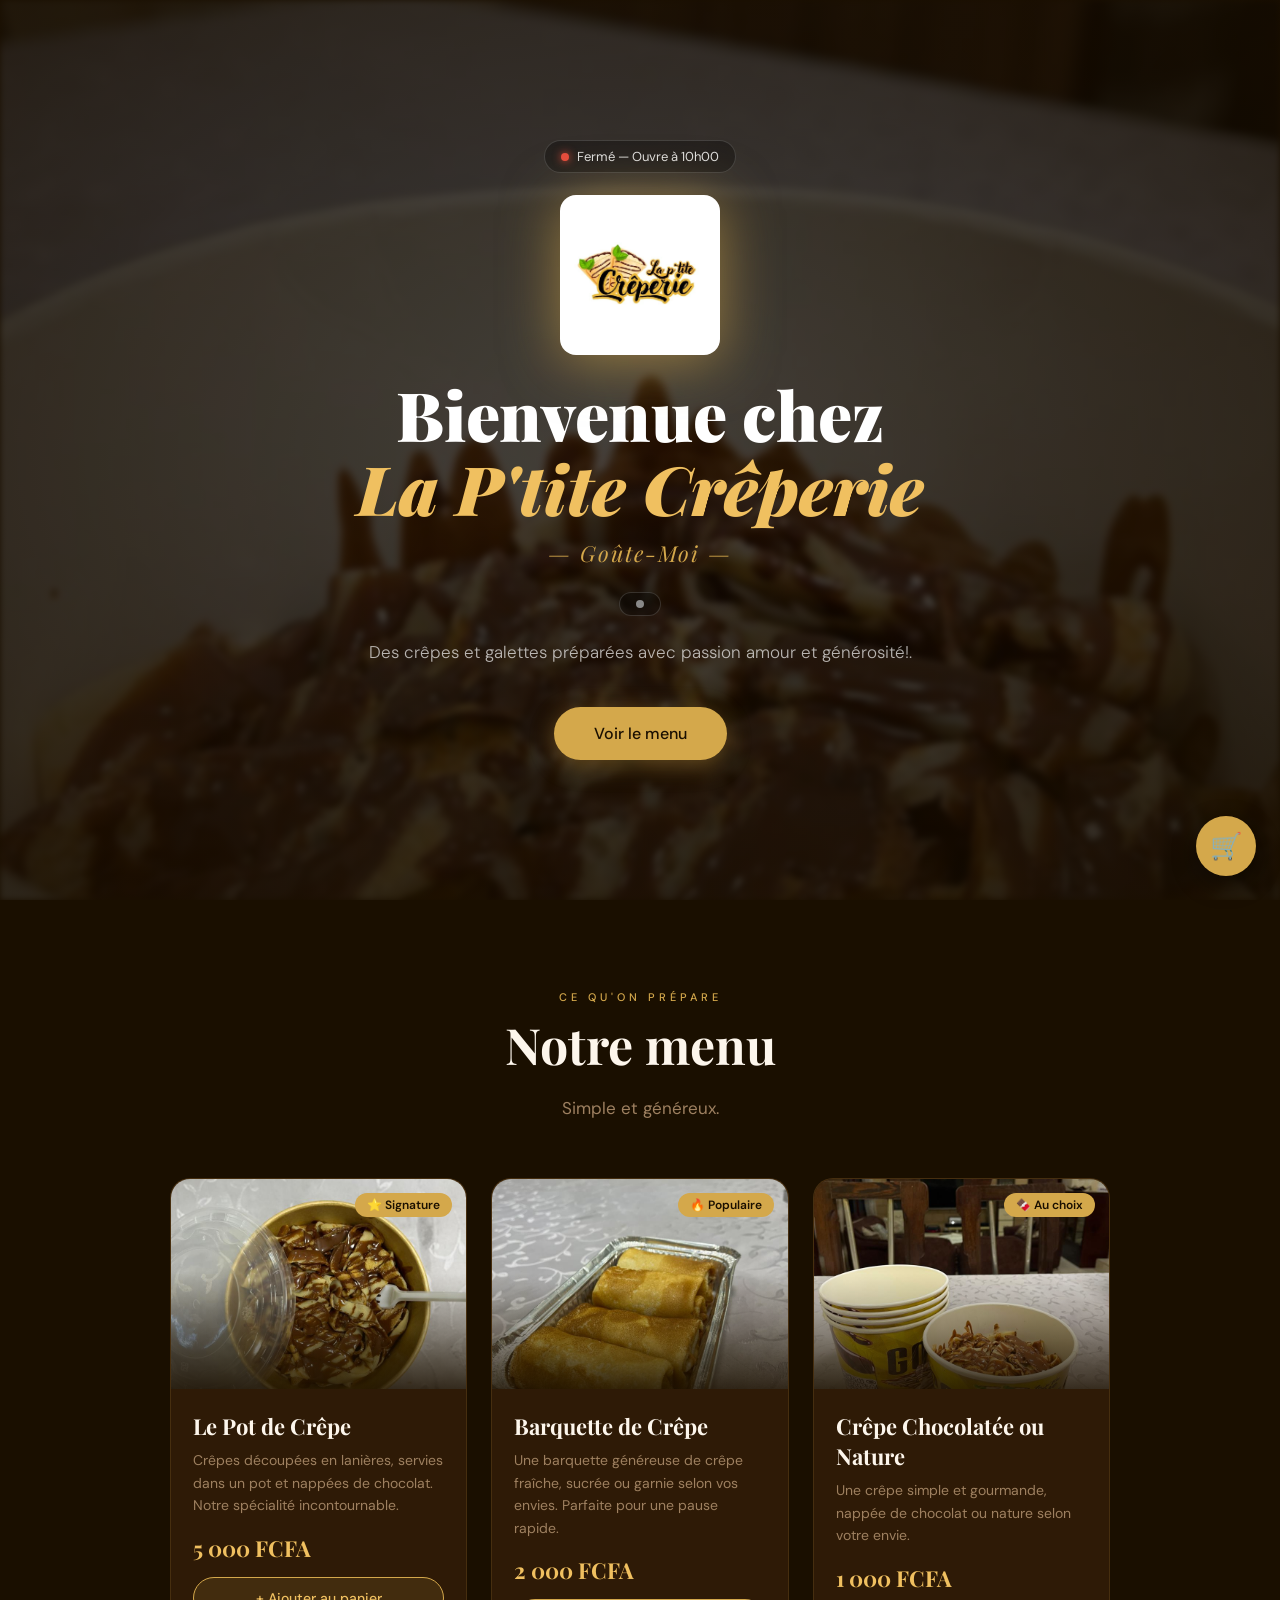
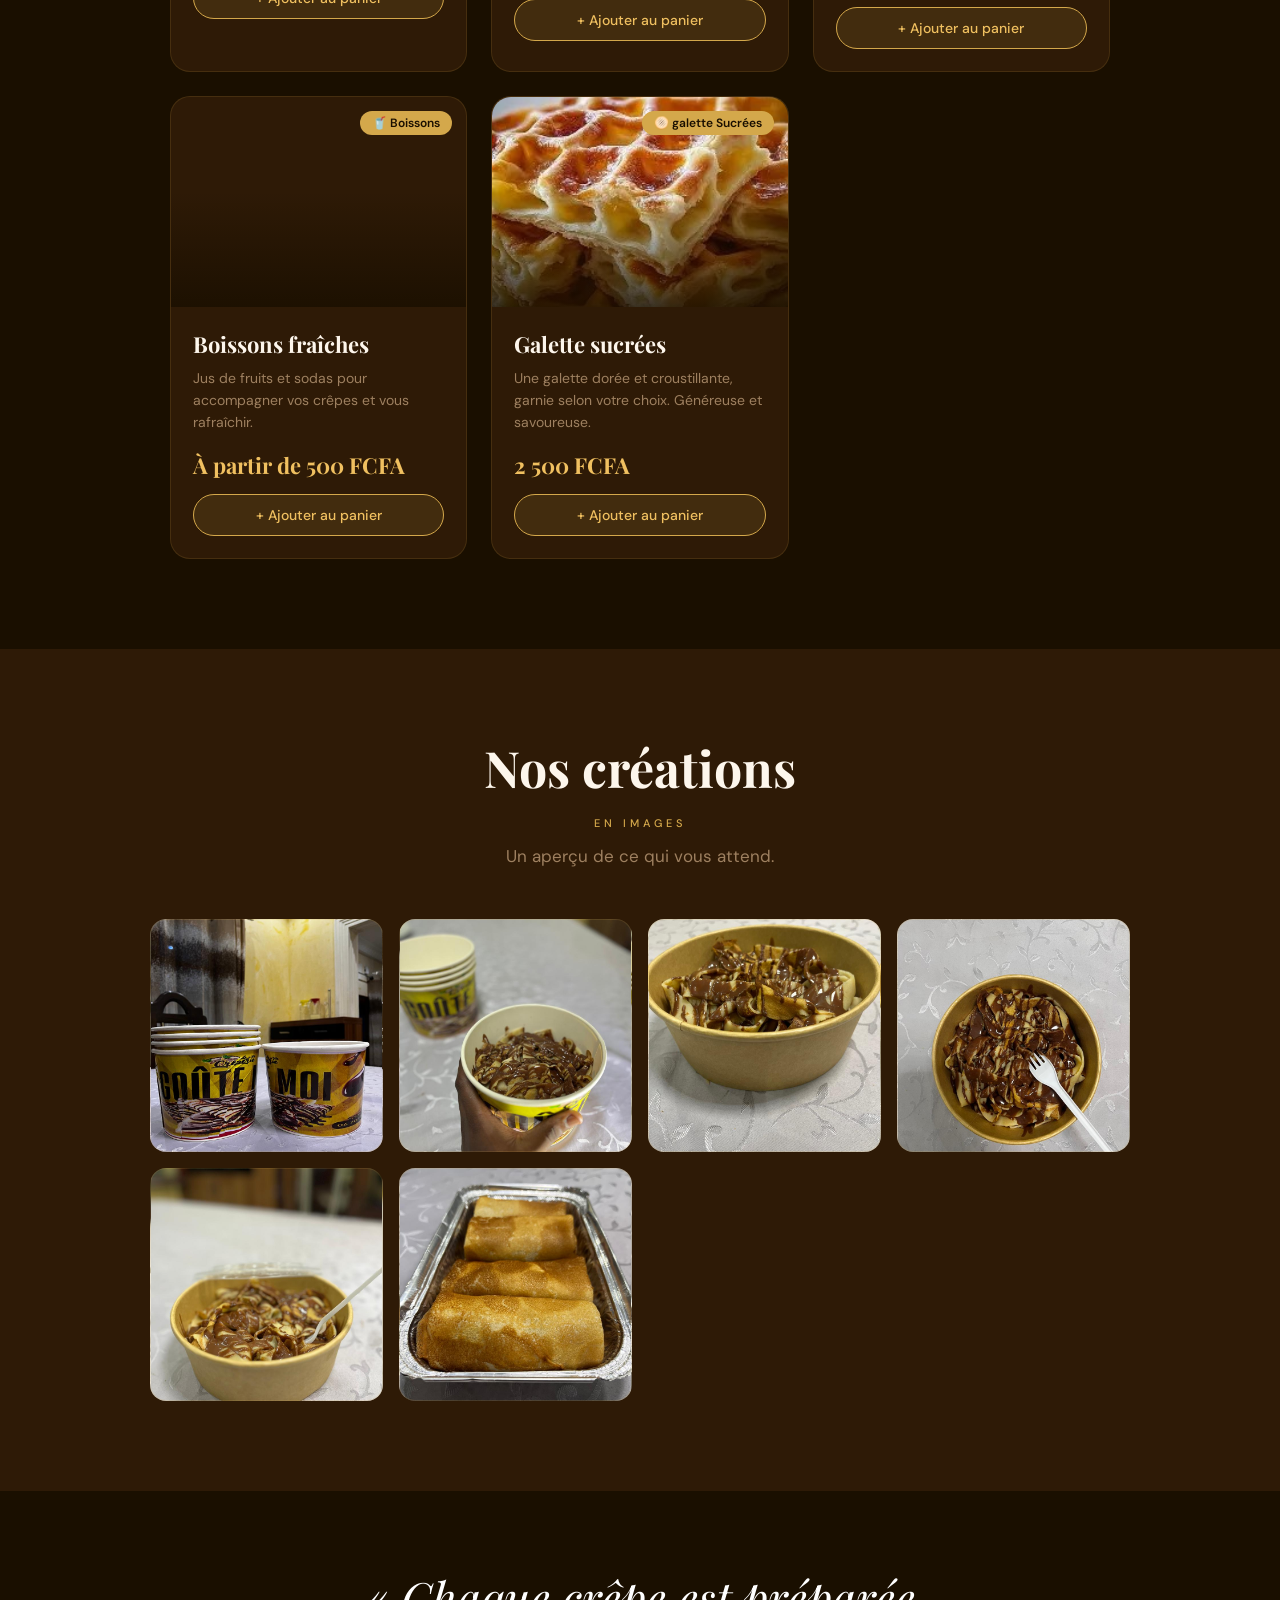
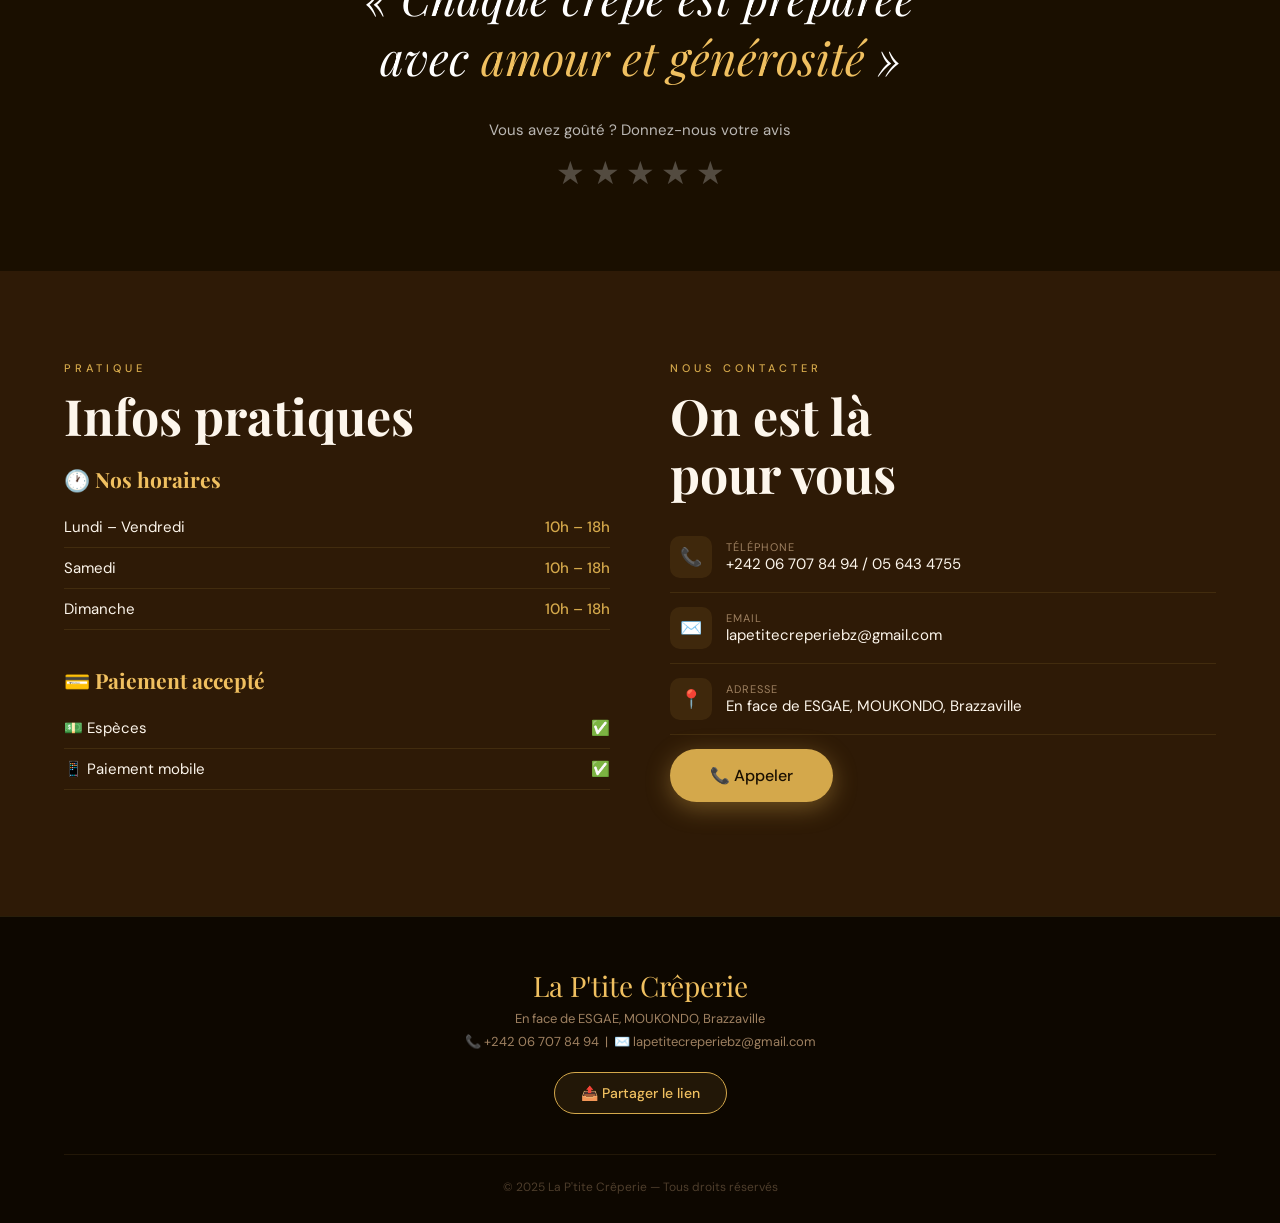
<file: index.html>
<!DOCTYPE html>
<html lang="fr">
<head>
<meta charset="UTF-8">
<meta name="viewport" content="width=device-width, initial-scale=1.0">
<title>La P'tite Crêperie — Goûte-Moi</title>
<meta name="description" content="Des crêpes et galettes préparées avec passion à Brazzaville. Commandez en ligne sur La P'tite Crêperie — Goûte-Moi.">
<meta property="og:title" content="La P'tite Crêperie — Goûte-Moi">
<meta property="og:description" content="Des crêpes et galettes préparées avec passion à Brazzaville. Commandez en ligne.">
<meta property="og:image" content="images/logo.jpg">
<meta property="og:type" content="website">
<meta property="og:url" content="https://la-petite-creperie.vercel.app">
  <link rel="manifest" href="manifest.json">
<meta name="theme-color" content="#D4A84B">
<meta name="mobile-web-app-capable" content="yes">
<meta name="apple-mobile-web-app-capable" content="yes">
<meta name="apple-mobile-web-app-status-bar-style" content="black-translucent">
<meta name="apple-mobile-web-app-title" content="P'tite Crêperie">
<link rel="apple-touch-icon" href="images/icon-192.png">
<meta property="og:site_name" content="La P'tite Crêperie">
<meta name="twitter:card" content="summary_large_image">
<meta name="twitter:title" content="La P'tite Crêperie — Goûte-Moi">
<meta name="twitter:description" content="Des crêpes et galettes préparées avec passion à Brazzaville. Commandez en ligne et recevez votre commande sur WhatsApp.">
<meta name="twitter:image" content="https://la-petite-creperie.vercel.app/images/logo.jpg">
<meta name="robots" content="index, follow">
<link rel="canonical" href="https://la-petite-creperie.vercel.app">
<link rel="icon" type="image/png" href="images/favicon.png">
<link href="https://fonts.googleapis.com/css2?family=Playfair+Display:ital,wght@0,700;0,900;1,700&family=DM+Sans:wght@300;400;500&display=swap" rel="stylesheet">
<link rel="stylesheet" href="css/style.css">
</head>
<body>

<!-- NAV -->
<nav id="navbar">
  <div class="nav-logo">
    <img src="images/logo.jpg" alt="La P'tite Crêperie" />
  </div>
  <ul class="nav-links">
    <li><a href="#accueil">Accueil</a></li>
  </ul>
</nav>

<!-- HERO -->
<section class="hero" id="accueil">
 <div class="hero-slides">
    <div class="hero-slide slide-1 active" style="background-image:url('images/photo_05.jpeg');"></div>
    <div class="hero-slide slide-2" style="background-image:url('images/photo_07.jpeg');"></div>
    <div class="hero-slide slide-3" style="background-image:url('images/photo_16.jpeg');"></div>
</div>
  <div class="hero-overlay"></div>
  <div class="hero-content">
    <span class="status-badge" id="status-badge">
      <span class="status-dot"></span>
      <span id="status-text">Vérification...</span>
    </span>
    <img src="images/logo.jpg" class="hero-logo" alt="La P'tite Crêperie" />
    <h1 class="hero-bienvenue">Bienvenue chez<br><em>La P'tite Crêperie</em></h1>
    <p class="hero-slogan">— Goûte-Moi —</p>
    <div class="status-badge" id="status-badge">
      <span class="status-dot"></span>
    </div>
    <p class="hero-sub">Des crêpes et galettes préparées avec passion amour et générosité!.</p>
    <div class="hero-btns">
      <a href="#menu" class="btn-primary">Voir le menu</a>
      
    </div>
  </div>
</section>

<!-- MENU -->
<section class="menu" id="menu">
  <div class="menu-header fade-up">
    <p class="section-eyebrow">Ce qu'on prépare</p>
    <h2 class="section-title">Notre menu</h2>
    <p class="section-sub">Simple et généreux.</p>
  </div>
  <div class="menu-grid">

    <div class="menu-card fade-up">
      <div class="menu-card-img" style="background-image:url('images/menu_pot-crepe.jpeg');">
        <span class="menu-badge">⭐ Signature</span>
      </div>
      <div class="menu-card-body">
        <h3>Le Pot de Crêpe</h3>
        <p>Crêpes découpées en lanières, servies dans un pot et nappées de chocolat. Notre spécialité incontournable.</p>
        <div class="menu-price">5 000 FCFA</div>
        <button class="btn-add-cart" data-name="Le Pot de Crêpe" data-price="5000">+ Ajouter au panier</button>
      </div>
    </div>

    <div class="menu-card fade-up">
      <div class="menu-card-img" style="background-image:url('images/WhatsApp Image 2026-06-25 at 19.42.44 (1).jpeg');">
        <span class="menu-badge">🔥 Populaire</span>
      </div>
      <div class="menu-card-body">
        <h3>Barquette de Crêpe</h3>
        <p>Une barquette généreuse de crêpe fraîche, sucrée ou garnie selon vos envies. Parfaite pour une pause rapide.</p>
        <div class="menu-price">2 000 FCFA</div>
        <button class="btn-add-cart" data-name="Barquette de Crêpe" data-price="2000">+ Ajouter au panier</button>
      </div>
    </div>

    <div class="menu-card fade-up">
      <div class="menu-card-img" style="background-image:url('images/menu_crepe-chocolatee.jpeg');">
        <span class="menu-badge">🍫 Au choix</span>
      </div>
      <div class="menu-card-body">
        <h3>Crêpe Chocolatée ou Nature</h3>
        <p>Une crêpe simple et gourmande, nappée de chocolat ou nature selon votre envie.</p>
        <div class="menu-price">1 000 FCFA</div>
        <button class="btn-add-cart" data-name="Crêpe Chocolatée ou Nature" data-price="1000">+ Ajouter au panier</button>
      </div>
    </div>

    <div class="menu-card fade-up">
      <div class="menu-card-img" style="background-image:url('https://images.unsplash.com/photo-1527960471264-932f39eb5846?w=600&q=80&auto=format&fit=crop');">
        <span class="menu-badge">🥤 Boissons</span>
      </div>
      <div class="menu-card-body">
        <h3>Boissons fraîches</h3>
        <p>Jus de fruits et sodas pour accompagner vos crêpes et vous rafraîchir.</p>
        <div class="menu-price">À partir de 500 FCFA</div>
        <button class="btn-add-cart" data-name="Boisson fraîche" data-price="500">+ Ajouter au panier</button>
      </div>
    </div>

    <div class="menu-card fade-up">
      <div class="menu-card-img" style="background-image:url('images/crepe-nature.jpg');">
        <span class="menu-badge">🫓 galette Sucrées</span>
      </div>
      <div class="menu-card-body">
        <h3>Galette sucrées</h3>
        <p>Une galette dorée et croustillante, garnie selon votre choix. Généreuse et savoureuse.</p>
        <div class="menu-price">2 500 FCFA</div>
        <button class="btn-add-cart" data-name="Galette" data-price="2500">+ Ajouter au panier</button>
      </div>
    </div>

  </div>
</section>

<!-- GALERIE -->
<section class="gallery" id="galerie">
  <div class="gallery-header fade-up">
    <h2 class="section-title">Nos créations</h2>
    <p class="section-eyebrow">En images</p>
    <p class="section-sub">Un aperçu de ce qui vous attend.</p>
  </div>
 <div class="gallery-grid">
    <div class="gallery-item fade-up" style="background-image:url('images/photo_01.jpeg');"></div>
    <div class="gallery-item fade-up" style="background-image:url('images/photo_08.jpeg');"></div>
    <div class="gallery-item fade-up" style="background-image:url('images/photo_13.jpeg');"></div>
    <div class="gallery-item fade-up" style="background-image:url('images/photo_17.jpeg');"></div>
    <div class="gallery-item fade-up" style="background-image:url('images/photo_22.jpeg');"></div>
    <div class="gallery-item fade-up" style="background-image:url('images/photo_28.jpeg');"></div>
</div>
</section>

<!-- STRIP -->
<div class="strip">
  <div class="strip-bg"></div>
  <div class="strip-content">
    <blockquote>« Chaque crêpe est préparée<br>avec <span>amour et générosité</span> »</blockquote>
    <div class="strip-rating">
      <p class="rating-prompt" id="rating-prompt">Vous avez goûté ? Donnez-nous votre avis</p>
      <div class="stars-input" id="strip-stars">
        <span data-val="1">★</span><span data-val="2">★</span><span data-val="3">★</span><span data-val="4">★</span><span data-val="5">★</span>
      </div>
      <p class="rating-thanks" id="rating-thanks">Merci pour votre avis ! 🙏</p>
    </div>
  </div>
</div>

<!-- INFOS -->
<section class="infos" id="infos">
  <div class="fade-up">
    <p class="section-eyebrow">Pratique</p>
    <h2 class="section-title">Infos pratiques</h2>
    <div class="info-block">
      <h3>🕐 Nos horaires</h3>
      <div class="horaire-row"><span class="day">Lundi – Vendredi</span><span class="time">10h – 18h</span></div>
      <div class="horaire-row"><span class="day">Samedi</span><span class="time">10h – 18h</span></div>
      <div class="horaire-row"><span class="day">Dimanche</span><span class="time">10h – 18h</span></div>
    </div>
    <div class="info-block">
      <h3>💳 Paiement accepté</h3>
      <div class="horaire-row"><span class="day">💵 Espèces</span><span class="time">✅</span></div>
      <div class="horaire-row"><span class="day">📱 Paiement mobile</span><span class="time">✅</span></div>
    </div>
  </div>
  <div class="fade-up" id="contact">
    <p class="section-eyebrow">Nous contacter</p>
    <h2 class="section-title">On est là<br>pour vous</h2>
    <div class="contact-item">
      <div class="contact-icon">📞</div>
      <div>
        <div class="contact-label">Téléphone</div>
        <div class="contact-val">+242 06 707 84 94 / 05 643 4755 </div>
      </div>
    </div>
    <div class="contact-item">
      <div class="contact-icon">✉️</div>
      <div>
        <div class="contact-label">Email</div>
        <div class="contact-val">lapetitecreperiebz@gmail.com</div>
      </div>
    </div>
    <div class="contact-item">
      <div class="contact-icon">📍</div>
      <div>
        <div class="contact-label">Adresse</div>
        <div class="contact-val">En face de ESGAE, MOUKONDO, Brazzaville</div>
      </div>
    </div>
    <a href="tel:+242067078494" class="btn-primary btn-call">📞 Appeler</a>
  </div>
</section>

<!-- PANIER FLOTTANT -->
<button class="cart-float" id="cart-float-btn">
  🛒
  <span class="cart-badge" id="cart-badge" style="display:none">0</span>
</button>

<!-- RETOUR EN HAUT -->
<button class="scroll-top-btn" id="scroll-top-btn" aria-label="Retour en haut">
  ↑
</button>

<!-- MODAL PANIER -->
<div class="cart-overlay" id="cart-overlay">
  <div class="cart-modal">
    <button class="cart-close-x" id="cart-close-x">✕</button>

    <div id="cart-view">
      <h2>🛒 Votre panier</h2>
      <div id="cart-items"></div>
      <div class="cart-total-row" id="cart-total-row" style="display:none">
        <span>Total</span>
        <span id="cart-total">0 FCFA</span>
      </div>
      <div class="cart-actions" id="cart-view-actions" style="display:none">
        <button class="btn-cart-action btn-cart-close" id="cart-continue">Continuer mes achats</button>
        <button class="btn-cart-action btn-cart-confirm" id="cart-goto-form">Commander</button>
      </div>
    </div>

    <form id="order-form" class="cart-form">
      <h2 style="margin-bottom:4px">Vos coordonnées</h2>
      <p style="font-size:13px;color:var(--fumee);margin-bottom:10px">Pour finaliser votre commande</p>

      <label>Nom complet *</label>
      <input type="text" name="Nom" required placeholder="Votre nom" />

      <label>Téléphone *</label>
      <input type="tel" name="Téléphone" id="order-phone" required placeholder="+242 06 000 0000" />

      <label>Mode de réception *</label>
      <select name="Mode" id="order-mode" required>
        <option value="">Choisir...</option>
        <option value="À emporter / Retrait">À emporter / Retrait</option>
        <option value="Livraison">Livraison</option>
      </select>

      <div id="address-field" style="display:none">
        <label>Adresse de livraison *</label>
        <textarea name="Adresse" placeholder="Quartier, repère, ville..."></textarea>
      </div>

      <label>Remarques (optionnel)</label>
      <textarea name="Remarques" placeholder="Allergies, précisions sur la commande..."></textarea>

      <label>Mode de paiement *</label>
      <select name="Paiement" id="order-payment" required>
        <option value="">Choisir...</option>
        <option value="Espèces">💵 Espèces</option>
        <option value="Paiement mobile">📱 Paiement mobile</option>
      </select>

      <!-- Champs cachés supprimés car la commande est envoyée via WhatsApp -->
      <input type="hidden" name="_subject" value="🥞 Nouvelle commande — La P'tite Crêperie" />

      <div class="payment-note">
        💵 <strong>Paiement à la livraison ou au retrait</strong> — aucun paiement en ligne requis.
        <br>📲 La commande sera envoyée par WhatsApp au restaurant.
      </div>

      <div class="cart-actions">
        <button type="button" class="btn-cart-action btn-cart-close" id="order-back">← Retour</button>
        <button type="submit" class="btn-cart-action btn-cart-confirm" id="order-submit">Commander via WhatsApp</button>
      </div>
    </form>

    <div class="cart-success" id="cart-success">
      <span class="icon">🎉</span>
      <h3>Commande envoyée !</h3>
      <p>Merci ! Nous avons bien reçu votre commande.<br>Nous vous contactons très vite pour confirmer.</p>
    </div>
  </div>
</div>

<!-- FOOTER -->
<footer>
  <p class="footer-name">La P'tite Crêperie</p>
  <p class="footer-info">En face de ESGAE, MOUKONDO, Brazzaville</p>
  <p class="footer-info">📞 +242 06 707 84 94 &nbsp;|&nbsp; ✉️ lapetitecreperiebz@gmail.com</p>
  <button type="button" class="btn-share" id="btn-share">📤 Partager le lien</button>
  <div class="footer-sep"></div>
  <p class="footer-copy">© 2025 La P'tite Crêperie — Tous droits réservés</p>
</footer>

<script src="js/main.js"></script>
</body>
</html>
</file>
<file: css/style.css>
/* ═══════════════════════════════════════════
   LA P'TITE CRÊPERIE — STYLES
   ═══════════════════════════════════════════ */

* { margin: 0; padding: 0; box-sizing: border-box; }

:root {
  --or: #D4A84B;
  --or2: #F0C060;
  --brun: #1A0F00;
  --brun2: #2E1A06;
  --creme: #FDF6EC;
  --fumee: #9E8060;
  --radius: 16px;
}

html { scroll-behavior: smooth; }

body {
  font-family: 'DM Sans', sans-serif;
  background: var(--brun);
  color: var(--creme);
  overflow-x: hidden;
}

/* ═══════════════════════════
   NAVIGATION
   ═══════════════════════════ */
nav {
  position: fixed;
  top: 0; left: 0; right: 0;
  z-index: 100;
  display: flex;
  align-items: center;
  justify-content: space-between;
  padding: 14px 5%;
  background: linear-gradient(to bottom, rgba(26,15,0,.95), transparent);
  opacity: 0;
  pointer-events: none;
  transform: translateY(-12px);
  transition: opacity .35s ease, transform .35s ease, background .3s;
}
nav.scrolled {
  opacity: 1;
  pointer-events: auto;
  transform: translateY(0);
  background: rgba(26,15,0,.97);
  backdrop-filter: blur(10px);
}
.nav-logo img { height: 44px; border-radius: 8px; filter: drop-shadow(0 2px 8px rgba(212,168,75,.4)); }
.nav-links { display: flex; gap: 28px; list-style: none; }
.nav-links a { color: var(--creme); text-decoration: none; font-size: 14px; font-weight: 500; opacity: .85; transition: all .2s; }
.nav-links a:hover { opacity: 1; color: var(--or2); }

@media (max-width: 768px) {
  .nav-links { display: none; }
}

/* ═══════════════════════════
   HERO
   ═══════════════════════════ */
.hero {
  position: relative;
  height: 100vh;
  min-height: 620px;
  display: flex;
  align-items: center;
  justify-content: center;
  text-align: center;
  overflow: hidden;
}
.hero-slides { position: absolute; inset: 0; }
.hero-slide {
  position: absolute; inset: 0;
  background-size: cover;
  background-position: center;
  opacity: 0;
  filter: blur(3px) brightness(.38);
  transform: scale(1.06);
  transition: opacity 1.4s ease, transform 9s ease;
}
.hero-slide.active { opacity: 1; transform: scale(1); }
.slide-1 { background-image: url('../images/barquette.jpg'); }
.slide-2 { background-image: url('../images/crepe-nature.jpg'); }
.slide-3 { background-image: url('../images/pot-de-crepe.jpg'); }
.slide-4 { background-image: url('../images/galette.jpg'); }

.hero-overlay {
  position: absolute; inset: 0;
  background: radial-gradient(ellipse at center, rgba(26,15,0,.2) 0%, rgba(26,15,0,.72) 100%);
}
.hero-content { position: relative; z-index: 2; padding: 0 24px; max-width: 700px; }

.hero-logo {
  width: 160px;
  margin: 0 auto 22px;
  display: block;
  border-radius: 16px;
  filter: drop-shadow(0 6px 28px rgba(212,168,75,.6));
  animation: floatLogo 3.5s ease-in-out infinite;
}
@keyframes floatLogo {
  0%, 100% { transform: translateY(0); }
  50%      { transform: translateY(-10px); }
}

.hero-bienvenue {
  font-family: 'Playfair Display', serif;
  font-size: clamp(36px, 6vw, 68px);
  font-weight: 900;
  line-height: 1.08;
  color: #fff;
  margin-bottom: 14px;
}
.hero-bienvenue em { font-style: italic; color: var(--or2); }

.hero-slogan {
  font-family: 'Playfair Display', serif;
  font-size: clamp(16px, 2.2vw, 22px);
  font-style: italic;
  color: var(--or);
  margin-bottom: 24px;
  letter-spacing: 2px;
}

.hero-sub {
  font-size: 17px;
  color: rgba(255,255,255,.68);
  margin-bottom: 40px;
  font-weight: 300;
  line-height: 1.7;
}

.status-badge {
  display: inline-flex;
  align-items: center;
  gap: 8px;
  background: rgba(0,0,0,.3);
  border: 1px solid rgba(255,255,255,.15);
  padding: 7px 16px;
  border-radius: 30px;
  font-size: 13px;
  color: rgba(255,255,255,.85);
  margin-bottom: 22px;
}
.status-dot {
  width: 8px; height: 8px;
  border-radius: 50%;
  background: #888;
  flex-shrink: 0;
}
.status-badge.open .status-dot { background: #4CD964; box-shadow: 0 0 8px #4CD964; }
.status-badge.closed .status-dot { background: #E74C3C; box-shadow: 0 0 8px #E74C3C; }

/* ═══════════════════════════
   BUTTONS
   ═══════════════════════════ */
.btn-primary {
  background: var(--or);
  color: var(--brun);
  padding: 16px 40px;
  border-radius: 50px;
  font-size: 16px;
  font-weight: 500;
  text-decoration: none;
  display: inline-block;
  transition: all .25s;
  box-shadow: 0 6px 24px rgba(212,168,75,.4);
}
.btn-primary:hover { background: var(--or2); transform: translateY(-3px); box-shadow: 0 10px 32px rgba(212,168,75,.5); }
.btn-call { margin-top: 14px; }

.hero-btns { display: flex; gap: 14px; justify-content: center; flex-wrap: wrap; }
.btn-outline {
  border: 2px solid rgba(255,255,255,.4);
  color: var(--creme);
  background: transparent;
  -webkit-appearance: none;
  appearance: none;
  padding: 14px 38px;
  border-radius: 50px;
  font-size: 16px;
  text-decoration: none;
  display: inline-block;
  transition: all .25s;
}
.btn-outline:hover { border-color: var(--or2); color: var(--or2); background: rgba(255,255,255,0.02); }
.btn-outline:focus { outline: 2px solid rgba(212,168,75,.16); outline-offset: 3px; }

/* ═══════════════════════════
   SECTIONS — BASE
   ═══════════════════════════ */
section { padding: 90px 5%; }
.section-eyebrow { font-size: 11px; letter-spacing: 4px; text-transform: uppercase; color: var(--or); margin-bottom: 12px; font-weight: 500; }
.section-title { font-family: 'Playfair Display', serif; font-size: clamp(30px, 4vw, 50px); font-weight: 700; line-height: 1.15; margin-bottom: 20px; }
.section-sub { font-size: 17px; color: var(--fumee); line-height: 1.7; max-width: 540px; }

/* ═══════════════════════════
   BIENVENUE
   ═══════════════════════════ */
.welcome { background: var(--brun2); display: grid; grid-template-columns: 1fr 1fr; gap: 64px; align-items: center; }
.welcome .section-sub { color: #C4A880; }
.welcome-cards { display: grid; grid-template-columns: 1fr 1fr; gap: 16px; }
.welcome-card {
  background: rgba(212,168,75,.07);
  border: 1px solid rgba(212,168,75,.18);
  border-radius: var(--radius);
  padding: 24px 18px;
  text-align: center;
  transition: all .2s;
}
.welcome-card:hover { border-color: var(--or); background: rgba(212,168,75,.13); }
.welcome-card-icon { font-size: 30px; margin-bottom: 10px; display: block; }
.welcome-card h3 { font-family: 'Playfair Display', serif; font-size: 17px; margin-bottom: 6px; color: var(--or2); }
.welcome-card p { font-size: 13px; color: var(--fumee); line-height: 1.5; }

/* ═══════════════════════════
   MENU
   ═══════════════════════════ */
.menu { background: var(--brun); }
.menu-header { text-align: center; margin-bottom: 56px; }
.menu-header .section-sub { margin: 0 auto; }
.menu-grid { display: grid; grid-template-columns: repeat(auto-fit, minmax(270px, 1fr)); gap: 24px; max-width: 940px; margin: 0 auto; }
.menu-card {
  background: var(--brun2);
  border-radius: 20px;
  overflow: hidden;
  border: 1px solid rgba(212,168,75,.14);
  transition: transform .3s, box-shadow .3s;
}
.menu-card:hover { transform: translateY(-7px); box-shadow: 0 22px 44px rgba(0,0,0,.45); }
.menu-card-img { height: 210px; background-size: cover; background-position: center; position: relative; }
.menu-card-img::after {
  content: '';
  position: absolute; inset: 0;
  background: linear-gradient(to top, rgba(26,15,0,.85), transparent 55%);
}
.menu-badge {
  position: absolute; top: 14px; right: 14px; z-index: 1;
  background: var(--or); color: var(--brun);
  font-size: 12px; font-weight: 600; padding: 4px 12px; border-radius: 20px;
}
.menu-card-body { padding: 22px; }
.menu-card-body h3 { font-family: 'Playfair Display', serif; font-size: 22px; margin-bottom: 8px; }
.menu-card-body p { font-size: 14px; color: var(--fumee); line-height: 1.6; margin-bottom: 16px; }
.menu-price { font-size: 22px; font-weight: 700; color: var(--or2); font-family: 'Playfair Display', serif; }

/* Cart button on menu cards */
.btn-add-cart {
  margin-top: 14px;
  width: 100%;
  background: rgba(212,168,75,.12);
  border: 1.5px solid var(--or);
  color: var(--or2);
  padding: 11px;
  border-radius: 40px;
  font-size: 14px;
  font-family: 'DM Sans', sans-serif;
  font-weight: 500;
  cursor: pointer;
  transition: all .2s;
}
.btn-add-cart:hover { background: var(--or); color: var(--brun); }
.btn-add-cart.added { background: var(--or); color: var(--brun); }

/* ═══════════════════════════
   GALERIE
   ═══════════════════════════ */
.gallery { background: var(--brun2); }
.gallery-header { text-align: center; margin-bottom: 48px; }
.gallery-header .section-sub { margin: 0 auto; }
.gallery-grid {
  display: grid;
  grid-template-columns: repeat(4, 1fr);
  gap: 16px;
  max-width: 980px;
  margin: 0 auto;
}
.gallery-item {
  aspect-ratio: 1;
  background-size: cover;
  background-position: center;
  border-radius: 16px;
  border: 1px solid rgba(212,168,75,.15);
  transition: transform .3s, box-shadow .3s;
  cursor: pointer;
}
.gallery-item:hover { transform: scale(1.04); box-shadow: 0 16px 32px rgba(0,0,0,.4); }

@media (max-width: 768px) {
  .gallery-grid { grid-template-columns: repeat(2, 1fr); }
}

/* ═══════════════════════════
   STRIP (citation + avis)
   ═══════════════════════════ */
.strip {
  position: relative;
  height: auto;
  min-height: 380px;
  padding: 60px 20px;
  overflow: hidden;
  display: flex;
  align-items: center;
  justify-content: center;
  text-align: center;
}
.strip-bg {
  position: absolute; inset: 0;
  background-image: url('https://images.unsplash.com/photo-1476718406336-bb5a9690ee2a?w=1400&q=80&auto=format');
  background-size: cover;
  background-position: center;
  filter: blur(2px) brightness(.28);
  transform: scale(1.05);
}
.strip-content { position: relative; z-index: 2; padding: 0 20px; }
.strip-content blockquote {
  font-family: 'Playfair Display', serif;
  font-size: clamp(24px, 4vw, 46px);
  font-style: italic;
  color: #fff;
  line-height: 1.3;
  max-width: 680px;
  margin: 0 auto 28px;
}
.strip-content blockquote span { color: var(--or2); }

.strip-rating { margin-top: 32px; }
.rating-prompt { font-size: 15px; color: rgba(255,255,255,.7); margin-bottom: 12px; }
.stars-input { display: flex; gap: 6px; justify-content: center; font-size: 32px; cursor: pointer; }
.stars-input span { color: rgba(255,255,255,.25); transition: color .15s, transform .15s; }
.stars-input span:hover,
.stars-input span.hovered,
.stars-input span.selected { color: var(--or2); transform: scale(1.12); }
.rating-thanks { display: none; font-size: 15px; color: var(--or2); margin-top: 14px; font-weight: 500; }
.rating-thanks.active { display: block; }

/* ═══════════════════════════
   INFOS PRATIQUES
   ═══════════════════════════ */
.infos { background: var(--brun2); display: grid; grid-template-columns: 1fr 1fr; gap: 60px; align-items: start; }
.info-block { margin-bottom: 36px; }
.info-block h3 { font-family: 'Playfair Display', serif; font-size: 21px; color: var(--or2); margin-bottom: 14px; }
.horaire-row { display: flex; justify-content: space-between; padding: 10px 0; border-bottom: 1px solid rgba(212,168,75,.12); font-size: 15px; }
.horaire-row .day { color: var(--creme); }
.horaire-row .time { color: var(--or); font-weight: 500; }
.contact-item { display: flex; align-items: center; gap: 14px; padding: 14px 0; border-bottom: 1px solid rgba(212,168,75,.12); }
.contact-icon {
  width: 42px; height: 42px;
  background: rgba(212,168,75,.1);
  border-radius: 10px;
  display: flex; align-items: center; justify-content: center;
  font-size: 18px;
  flex-shrink: 0;
}
.contact-label { font-size: 11px; color: var(--fumee); text-transform: uppercase; letter-spacing: 1px; }
.contact-val { font-size: 15px; color: var(--creme); }

/* ═══════════════════════════
   PANIER — ICÔNE FLOTTANTE
   ═══════════════════════════ */
.cart-float {
  position: fixed;
  bottom: 24px; right: 24px;
  z-index: 200;
  width: 60px; height: 60px;
  background: var(--or);
  border-radius: 50%;
  display: flex; align-items: center; justify-content: center;
  font-size: 26px;
  cursor: pointer;
  box-shadow: 0 8px 24px rgba(0,0,0,.4);
  border: none;
  transition: transform .2s;
}
.cart-float:hover { transform: scale(1.08); }
.cart-badge {
  position: absolute; top: -4px; right: -4px;
  background: #C0392B; color: #fff;
  font-size: 12px; font-weight: 700;
  width: 22px; height: 22px;
  border-radius: 50%;
  display: flex; align-items: center; justify-content: center;
  border: 2px solid var(--brun);
}

.scroll-top-btn {
  position: fixed;
  bottom: 94px; right: 24px;
  z-index: 199;
  width: 46px; height: 46px;
  background: rgba(212,168,75,.15);
  border: 1px solid rgba(212,168,75,.35);
  color: var(--or2);
  border-radius: 50%;
  font-size: 20px;
  cursor: pointer;
  display: none;
  align-items: center; justify-content: center;
  transition: all .25s;
  backdrop-filter: blur(6px);
}
.scroll-top-btn.visible { display: flex; }
.scroll-top-btn:hover { background: var(--or); color: var(--brun); transform: translateY(-3px); }

/* ═══════════════════════════
   PANIER — MODAL
   ═══════════════════════════ */
.cart-overlay {
  position: fixed; inset: 0;
  background: rgba(0,0,0,.6);
  z-index: 300;
  display: none;
  align-items: center; justify-content: center;
  padding: 20px;
}
.cart-overlay.active { display: flex; }
.cart-modal {
  position: relative;
  background: var(--brun2);
  border-radius: 20px;
  border: 1px solid rgba(212,168,75,.25);
  width: 100%; max-width: 460px; max-height: 85vh;
  overflow-y: auto;
  padding: 28px;
}
.cart-modal h2 { font-family: 'Playfair Display', serif; font-size: 26px; color: var(--or2); margin-bottom: 20px; }
.cart-close-x {
  position: absolute; top: 18px; right: 18px;
  background: none; border: none;
  color: var(--fumee); font-size: 22px;
  cursor: pointer;
}

.cart-item {
  display: flex; align-items: center; justify-content: space-between;
  padding: 12px 0;
  border-bottom: 1px solid rgba(212,168,75,.12);
  gap: 10px;
}
.cart-item-info { flex: 1; }
.cart-item-name { font-size: 15px; color: var(--creme); margin-bottom: 2px; }
.cart-item-price { font-size: 13px; color: var(--fumee); }
.cart-qty { display: flex; align-items: center; gap: 8px; }
.cart-qty button {
  width: 28px; height: 28px;
  border-radius: 50%;
  border: 1px solid var(--or);
  background: transparent;
  color: var(--or2);
  font-size: 16px;
  cursor: pointer;
  display: flex; align-items: center; justify-content: center;
}
.cart-qty span { min-width: 18px; text-align: center; font-size: 14px; }
.cart-remove { background: none; border: none; color: var(--fumee); font-size: 18px; cursor: pointer; padding: 0 4px; }
.cart-empty { text-align: center; color: var(--fumee); padding: 40px 0; font-size: 14px; }
.cart-total-row {
  display: flex; justify-content: space-between; align-items: center;
  padding: 18px 0 6px;
  font-family: 'Playfair Display', serif;
  font-size: 20px;
  color: var(--or2);
}

/* ═══════════════════════════
   FORMULAIRE COMMANDE
   ═══════════════════════════ */
.cart-form { margin-top: 20px; display: none; }
.cart-form.active { display: block; }
.cart-form label { display: block; font-size: 13px; font-weight: 600; color: var(--creme); margin-bottom: 6px; margin-top: 14px; }
.cart-form input, .cart-form select, .cart-form textarea {
  width: 100%; padding: 11px 14px;
  border: 1.5px solid rgba(212,168,75,.3);
  border-radius: 10px;
  background: rgba(255,255,255,.04);
  color: var(--creme);
  font-size: 15px;
  font-family: 'DM Sans', sans-serif;
  outline: none;
}
.cart-form input:focus, .cart-form select:focus, .cart-form textarea:focus { border-color: var(--or); }
.cart-form textarea { resize: vertical; min-height: 70px; }
.cart-form input.field-error, .cart-form select.field-error, .cart-form textarea.field-error {
  border-color: #E74C3C;
  background: rgba(231,76,60,.06);
}
.field-error-msg {
  display: none;
  font-size: 12px;
  color: #E78277;
  margin-top: 5px;
}
.field-error-msg.active { display: block; }
.cart-form select {
  appearance: none;
  -webkit-appearance: none;
  background-image: url("data:image/svg+xml,%3Csvg xmlns='http://www.w3.org/2000/svg' viewBox='0 0 24 24' fill='none' stroke='%23D4A84B' stroke-width='2'%3E%3Cpath d='M6 9l6 6 6-6'/%3E%3C/svg%3E");
  background-repeat: no-repeat;
  background-position: right 14px center;
  background-size: 18px;
  padding-right: 40px;
  cursor: pointer;
}
.cart-form select option { background: var(--brun2); color: var(--creme); }

.payment-note {
  background: rgba(212,168,75,.08);
  border-left: 3px solid var(--or);
  padding: 12px 14px;
  border-radius: 8px;
  font-size: 13px;
  color: var(--fumee);
  margin-top: 16px;
  line-height: 1.5;
}

.cart-actions { display: flex; gap: 10px; margin-top: 22px; }
.btn-cart-action {
  flex: 1; padding: 13px; border-radius: 40px; border: none;
  font-size: 14px; font-weight: 500; cursor: pointer; transition: all .2s;
  font-family: 'DM Sans', sans-serif;
}
.btn-cart-close { background: rgba(212,168,75,.1); color: var(--fumee); }
.btn-cart-close:hover { background: rgba(212,168,75,.18); }
.btn-cart-confirm { background: var(--or); color: var(--brun); }
.btn-cart-confirm:hover { background: var(--or2); }
.btn-cart-confirm:disabled { opacity: .4; cursor: not-allowed; }

/* ═══════════════════════════
   ÉCRAN DE SUCCÈS
   ═══════════════════════════ */
.cart-success { display: none; text-align: center; padding: 30px 10px; }
.cart-success.active { display: block; }
.cart-success .icon { font-size: 56px; margin-bottom: 16px; display: block; }
.cart-success h3 { font-family: 'Playfair Display', serif; font-size: 22px; color: var(--or2); margin-bottom: 10px; }
.cart-success p { font-size: 14px; color: var(--fumee); line-height: 1.6; }
.order-number-display {
  background: rgba(212,168,75,.1);
  border: 1px solid rgba(212,168,75,.3);
  border-radius: 10px;
  padding: 10px 16px;
  font-size: 15px !important;
  color: var(--creme) !important;
  margin-bottom: 16px;
}
.order-number-display strong { color: var(--or2); font-family: 'Playfair Display', serif; }

/* ═══════════════════════════
   FOOTER
   ═══════════════════════════ */
footer {
  background: #0D0700;
  padding: 50px 5% 28px;
  text-align: center;
  border-top: 1px solid rgba(212,168,75,.14);
}
.footer-name { font-family: 'Playfair Display', serif; font-size: 28px; color: var(--or2); margin-bottom: 6px; }
.footer-info { font-size: 13px; color: var(--fumee); margin-bottom: 6px; }
.footer-sep { height: 1px; background: rgba(212,168,75,.1); margin: 24px 0; }
.footer-copy { font-size: 12px; color: rgba(158,128,96,.45); }

.btn-share {
  background: rgba(212,168,75,.1);
  border: 1.5px solid var(--or);
  color: var(--or2);
  padding: 11px 26px;
  border-radius: 40px;
  font-size: 14px;
  font-family: 'DM Sans', sans-serif;
  font-weight: 500;
  cursor: pointer;
  margin: 16px 0;
  transition: all .2s;
}
.btn-share:hover { background: var(--or); color: var(--brun); }

/* Share modal */
#share-modal-overlay {
  position: fixed; inset: 0; background: rgba(0,0,0,.6); display: flex; align-items: center; justify-content: center; z-index: 500;
}
#share-modal {
  background: var(--brun2); color: var(--creme); padding: 20px; border-radius: 12px; width: min(360px, 92%); box-shadow: 0 20px 60px rgba(0,0,0,.6); position: relative; text-align: center;
}
#share-modal h3 { margin: 6px 0 12px; font-family: 'Playfair Display', serif; }
#share-modal button#share-modal-close { position: absolute; right: 10px; top: 8px; background: transparent; border: none; color: var(--creme); font-size: 18px; cursor: pointer; }
.share-btns { display: flex; flex-wrap: wrap; gap: 8px; justify-content: center; }
.share-btn { background: rgba(212,168,75,.12); border: 1px solid var(--or); color: var(--or2); padding: 8px 12px; border-radius: 10px; cursor: pointer; font-weight: 600; }
.share-btn:hover { background: var(--or); color: var(--brun); }

/* ═══════════════════════════
   RESPONSIVE
   ═══════════════════════════ */
@media (max-width: 768px) {
  .welcome { grid-template-columns: 1fr; gap: 36px; }
  .infos { grid-template-columns: 1fr; gap: 0; }
  .hero-logo { width: 130px; }
  section { padding: 60px 6%; }
}

/* ═══════════════════════════
   ANIMATIONS — FADE IN ON SCROLL
   ═══════════════════════════ */
.fade-up {
  opacity: 0;
  transform: translateY(28px);
  transition: opacity .65s ease, transform .65s ease;
}
.fade-up.visible {
  opacity: 1;
  transform: translateY(0);
}
</file>
